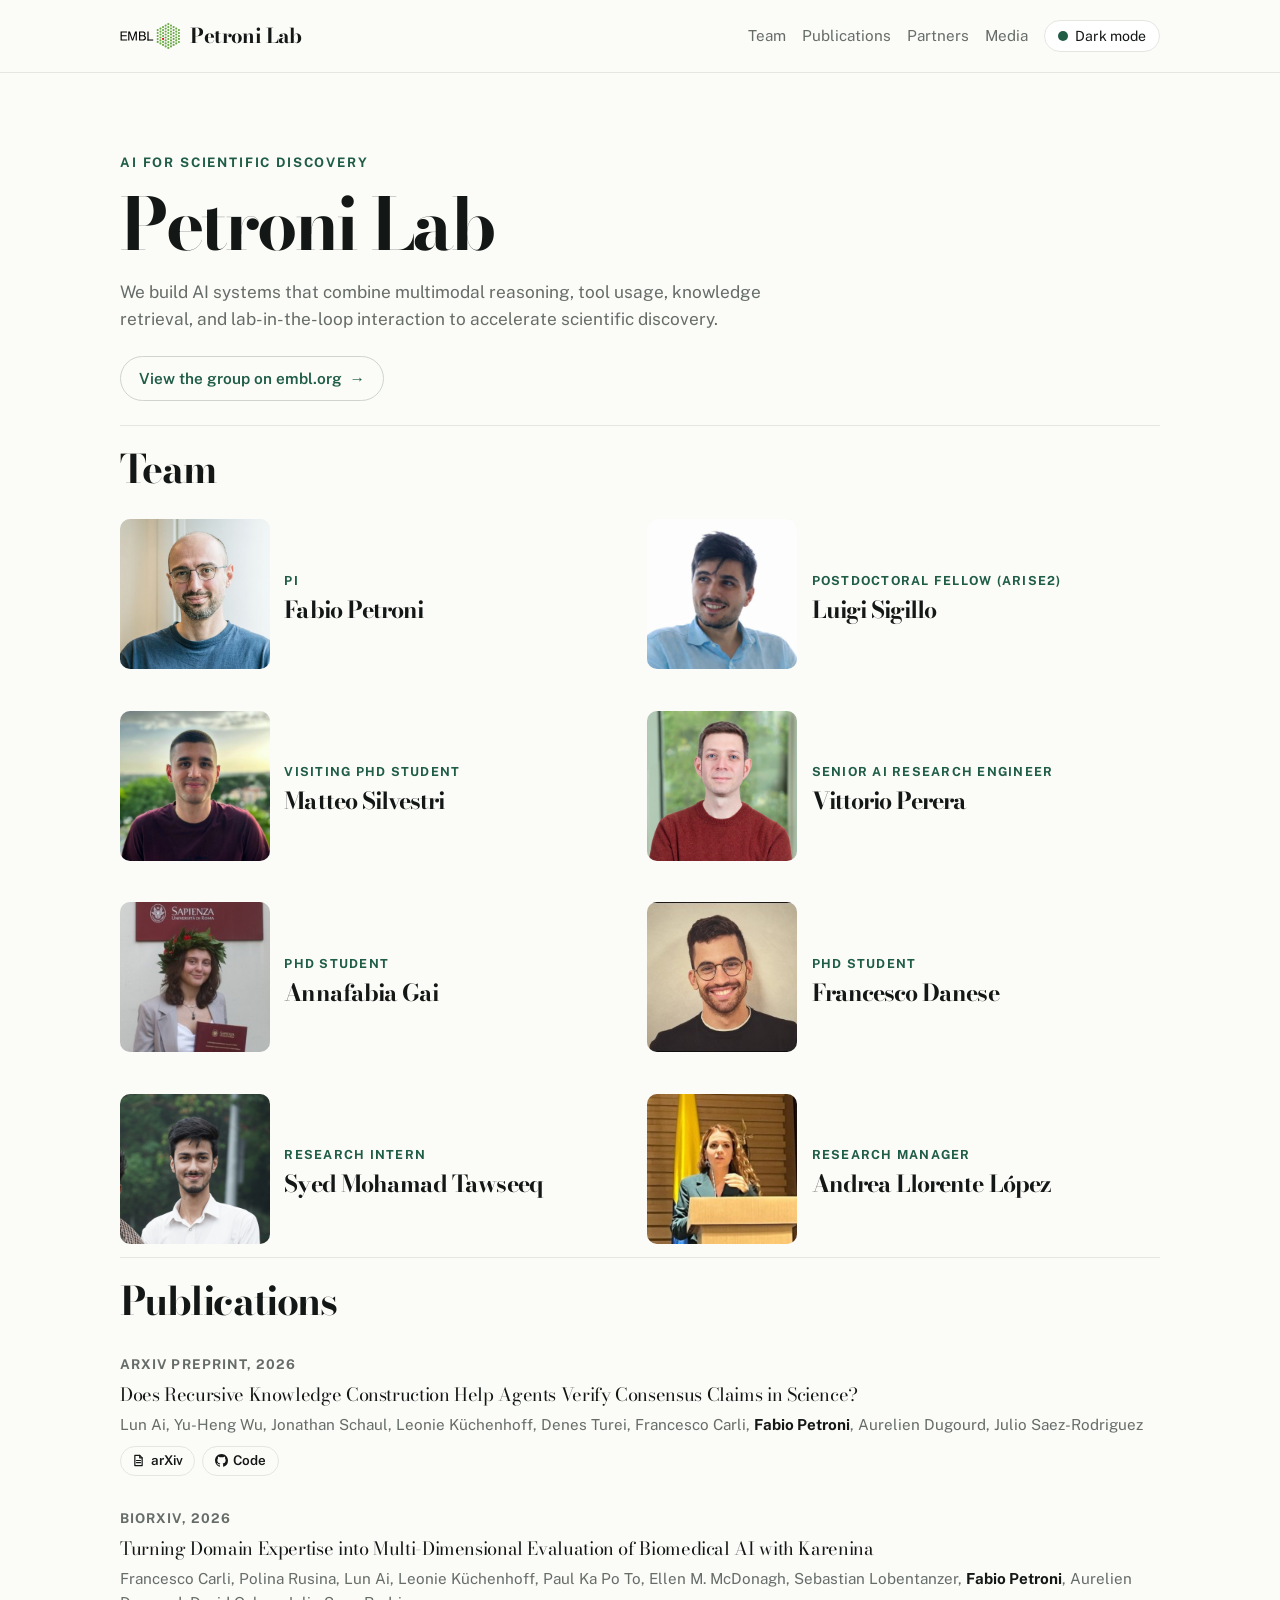
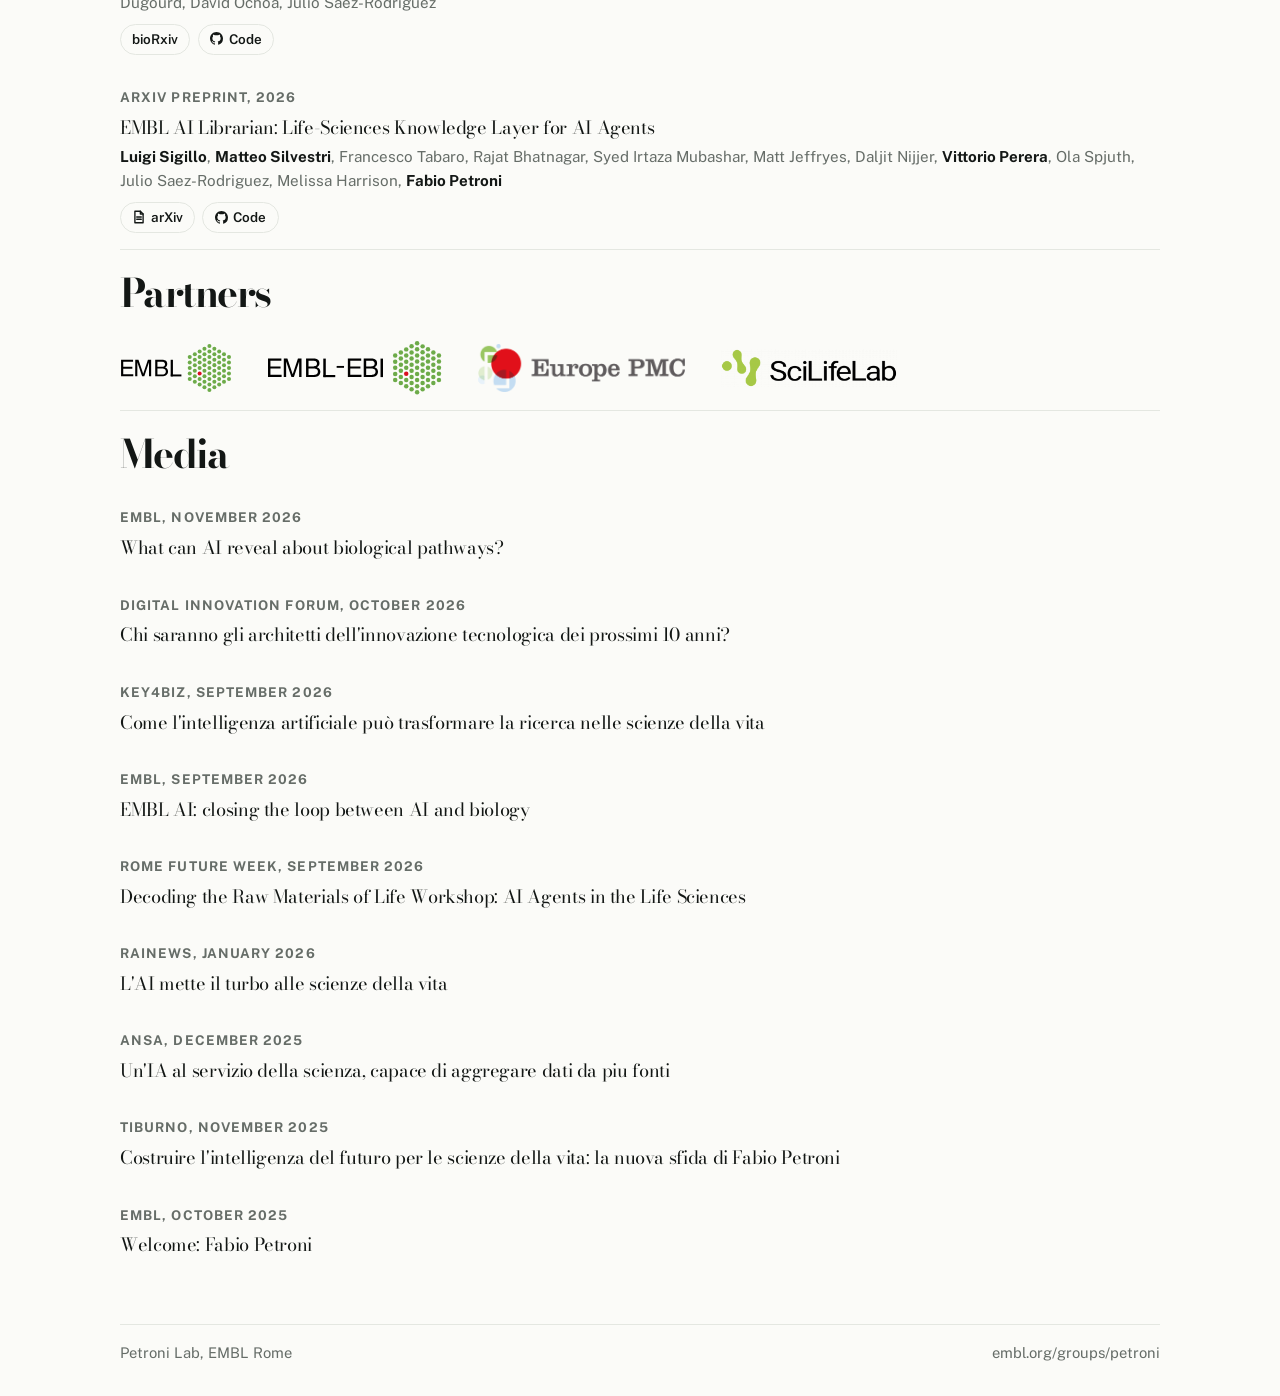
<file: index.html>
<!doctype html>
<html lang="en">
<head>
  <meta charset="utf-8">
  <meta name="viewport" content="width=device-width, initial-scale=1">
  <title>Petroni Lab | EMBL Rome</title>
  <meta
    name="description"
    content="Petroni Lab builds AI-driven systems for scientific discovery at EMBL Rome."
  >
  <link rel="preconnect" href="https://fonts.googleapis.com">
  <link rel="preconnect" href="https://fonts.gstatic.com" crossorigin>
  <link
    href="https://fonts.googleapis.com/css2?family=Bodoni+Moda:opsz,wght@6..96,600;6..96,700&amp;family=Public+Sans:wght@400;500;600;700&amp;display=swap"
    rel="stylesheet"
  >
  <script src="assets/site.js"></script>
  <link rel="stylesheet" href="assets/site.css">
  <script src="assets/publications.js" defer></script>
</head>
<body>
  <header class="site-header">
    <div class="wrap site-header-inner">
      <a class="brand" href="#top" aria-label="Petroni Lab home">
        <img class="brand-logo" src="assets/partners/embl-logo.svg" alt="EMBL">
        <strong>Petroni Lab</strong>
      </a>
      <div class="site-header-controls">
        <nav class="nav" aria-label="Primary">
          <a href="#team">Team</a>
          <a href="#publications">Publications</a>
          <a href="#partners">Partners</a>
          <a href="#media">Media</a>
        </nav>
        <button class="theme-toggle" type="button" data-theme-toggle aria-pressed="false" aria-label="Switch to dark mode">
          <span class="theme-toggle-label">Dark mode</span>
        </button>
      </div>
    </div>
  </header>

  <main id="top">
    <section class="hero">
      <div class="wrap hero-grid">
        <div>
          <span class="eyebrow">AI for scientific discovery</span>
          <h1>Petroni Lab</h1>
          <p>
            We build AI systems that combine multimodal reasoning, tool usage, knowledge retrieval,
            and lab-in-the-loop interaction to accelerate scientific discovery.
          </p>
          <div class="hero-links">
            <a class="cta-link" href="https://www.embl.org/groups/petroni/" target="_blank" rel="noreferrer">
              View the group on embl.org
            </a>
          </div>
        </div>
      </div>
    </section>

    <section id="team">
      <div class="wrap">
        <div class="section-head">
          <h2>Team</h2>
        </div>

        <div class="team-grid">
          <a
            class="member-card"
            href="https://www.fabiopetroni.com"
            target="_blank"
            rel="noreferrer"
          >
            <figure class="member-photo">
              <img class="member-photo-fabio" src="assets/members/fabio-petroni.jpg" alt="Fabio Petroni" loading="eager">
            </figure>
            <div class="member-copy">
              <span class="member-role">PI</span>
              <h3>Fabio Petroni</h3>
            </div>
          </a>

          <a
            class="member-card"
            href="https://luigisigillo.github.io/"
            target="_blank"
            rel="noreferrer"
          >
            <figure class="member-photo">
              <img class="member-photo-luigi" src="assets/members/luigi-sigillo.jpg" alt="Luigi Sigillo" loading="lazy">
            </figure>
            <div class="member-copy">
              <span class="member-role">Postdoctoral Fellow (ARISE2)</span>
              <h3>Luigi Sigillo</h3>
            </div>
          </a>

          <a
            class="member-card"
            href="https://msilver22.github.io/"
            target="_blank"
            rel="noreferrer"
          >
            <figure class="member-photo">
              <img src="assets/members/matteo-silvestri.jpg" alt="Matteo Silvestri" loading="lazy">
            </figure>
            <div class="member-copy">
              <span class="member-role">Visiting PhD Student</span>
              <h3>Matteo Silvestri</h3>
            </div>
          </a>

          <a
            class="member-card"
            href="https://vdperera.github.io/"
            target="_blank"
            rel="noreferrer"
          >
            <figure class="member-photo">
              <img class="member-photo-top" src="assets/members/vittorio-perera.jpg" alt="Vittorio Perera" loading="lazy">
            </figure>
            <div class="member-copy">
              <span class="member-role">Senior AI Research Engineer</span>
              <h3>Vittorio Perera</h3>
            </div>
          </a>

          <a
            class="member-card"
            href="https://www.linkedin.com/in/annafabia-gai/"
            target="_blank"
            rel="noreferrer"
          >
            <figure class="member-photo">
              <img src="assets/members/annafabia-gai.jpg" alt="Annafabia Gai" loading="lazy">
            </figure>
            <div class="member-copy">
              <span class="member-role">PhD Student</span>
              <h3>Annafabia Gai</h3>
            </div>
          </a>

          <a
            class="member-card"
            href="https://www.linkedin.com/in/fra-danese-ai/"
            target="_blank"
            rel="noreferrer"
          >
            <figure class="member-photo">
              <img src="assets/members/francesco-danese.jpg" alt="Francesco Danese" loading="lazy">
            </figure>
            <div class="member-copy">
              <span class="member-role">PhD Student</span>
              <h3>Francesco Danese</h3>
            </div>
          </a>

          <a
            class="member-card"
            href="https://www.linkedin.com/in/tawseeq/"
            target="_blank"
            rel="noreferrer"
          >
            <figure class="member-photo">
              <img src="assets/members/syed-mohamad-tawseeq.jpg" alt="Syed Mohamad Tawseeq" loading="lazy">
            </figure>
            <div class="member-copy">
              <span class="member-role">Research Intern</span>
              <h3>Syed Mohamad Tawseeq</h3>
            </div>
          </a>

          <a
            class="member-card"
            href="https://www.linkedin.com/in/andreallorentelopez/"
            target="_blank"
            rel="noreferrer"
          >
            <figure class="member-photo">
              <img src="assets/members/andrea-llorente-lopez.jpg" alt="Andrea Llorente López" loading="lazy">
            </figure>
            <div class="member-copy">
              <span class="member-role">Research Manager</span>
              <h3>Andrea Llorente López</h3>
            </div>
          </a>
        </div>
      </div>
    </section>

    <section id="publications">
      <div class="wrap">
        <div class="section-head">
          <h2>Publications</h2>
        </div>

        <!-- Rendered from publications.bib by assets/publications.js -->
        <ol class="pub-list" id="publication-list"></ol>
      </div>
    </section>

    <section id="partners">
      <div class="wrap">
        <div class="section-head">
          <h2>Partners</h2>
        </div>

        <div class="logo-strip" aria-label="Partner logos">
          <a class="logo-card" href="https://www.embl.org/about/" target="_blank" rel="noreferrer" aria-label="EMBL">
            <img class="logo-embl" src="assets/partners/embl-logo.svg" alt="EMBL logo">
          </a>
          <a class="logo-card" href="https://www.ebi.ac.uk/about/" target="_blank" rel="noreferrer" aria-label="EMBL-EBI">
            <img class="logo-embl-ebi" src="assets/partners/embl-ebi-logo.svg" alt="EMBL-EBI logo">
          </a>
          <a class="logo-card" href="https://europepmc.org/" target="_blank" rel="noreferrer" aria-label="Europe PMC">
            <img class="logo-europepmc" src="assets/partners/europepmc-logo.png" alt="Europe PMC logo">
          </a>
          <a class="logo-card" href="https://www.scilifelab.se/about-us/" target="_blank" rel="noreferrer" aria-label="SciLifeLab">
            <img class="logo-scilifelab" src="assets/partners/scilifelab-logo.png" alt="SciLifeLab logo">
          </a>
        </div>
      </div>
    </section>

    <section id="media">
      <div class="wrap">
        <div class="section-head">
          <h2>Media</h2>
        </div>

        <ul class="media-list">
          <li>
            <span class="media-source">EMBL, November 2026</span>
            <a href="https://www.linkedin.com/feed/update/urn:li:ugcPost:7525850802662383616/" target="_blank" rel="noreferrer">
              What can AI reveal about biological pathways?
            </a>
          </li>
          <li>
            <span class="media-source">Digital Innovation Forum, October 2026</span>
            <a href="https://www.linkedin.com/feed/update/urn:li:ugcPost:7516412753297960960/" target="_blank" rel="noreferrer">
              Chi saranno gli architetti dell'innovazione tecnologica dei prossimi 10 anni?
            </a>
          </li>
          <li>
            <span class="media-source">Key4biz, September 2026</span>
            <a href="https://www.linkedin.com/feed/update/urn:li:ugcPost:7506341468052320260/" target="_blank" rel="noreferrer">
              Come l'intelligenza artificiale può trasformare la ricerca nelle scienze della vita
            </a>
          </li>
          <li>
            <span class="media-source">EMBL, September 2026</span>
            <a href="https://www.youtube.com/watch?v=LRXs9DjE4zI" target="_blank" rel="noreferrer">
              EMBL AI: closing the loop between AI and biology
            </a>
          </li>
          <li>
            <span class="media-source">Rome Future Week, September 2026</span>
            <a href="https://www.embl.org/news/connections/exploring-the-future-of-life-sciences-at-embl-rome/" target="_blank" rel="noreferrer">
              Decoding the Raw Materials of Life Workshop: AI Agents in the Life Sciences
            </a>
          </li>
          <li>
            <span class="media-source">RaiNews, January 2026</span>
            <a href="https://www.rainews.it/video/2026/01/futuro24-rinascita-digitale-per-30-anni-di-tg-rai-dae51e1f-6094-4a50-97fe-e6adfd317d16.html" target="_blank" rel="noreferrer">
              L'AI mette il turbo alle scienze della vita
            </a>
          </li>
          <li>
            <span class="media-source">ANSA, December 2025</span>
            <a href="https://www.ansa.it/canale_scienza/notizie/frontiere/2025/12/04/unia-al-servizio-della-scienza-capace-di-aggregare-dati-da-piu-fonti_385d411b-72c8-48ac-80e4-cc98f0b9973d.html" target="_blank" rel="noreferrer">
              Un'IA al servizio della scienza, capace di aggregare dati da piu fonti
            </a>
          </li>
          <li>
            <span class="media-source">Tiburno, November 2025</span>
            <a href="https://tiburno.tv/2025/11/18/monterotondo-costruire-lintelligenza-del-futuro-per-le-scienze-della-vita-la-nuova-sfida-di-fabio-petroni/" target="_blank" rel="noreferrer">
              Costruire l'intelligenza del futuro per le scienze della vita: la nuova sfida di Fabio Petroni
            </a>
          </li>
          <li>
            <span class="media-source">EMBL, October 2025</span>
            <a href="https://www.embl.org/news/people-perspectives/welcome-fabio-petroni/" target="_blank" rel="noreferrer">
              Welcome: Fabio Petroni
            </a>
          </li>
        </ul>
      </div>
    </section>
  </main>

  <footer class="footer">
    <div class="wrap footer-inner">
      <span>Petroni Lab, EMBL Rome</span>
      <span><a href="https://www.embl.org/groups/petroni/" target="_blank" rel="noreferrer">embl.org/groups/petroni</a></span>
    </div>
  </footer>
</body>
</html>
</file>
<file: assets/site.css>
:root {
  color-scheme: light;
  --bg: #fbfbf8;
  --surface: #ffffff;
  --panel: #f4f4f0;
  --ink: #131715;
  --muted: #666d68;
  --line: #e4e7e1;
  --line-strong: #cfd5ce;
  --accent: #1f5d47;
  --header-bg: rgba(251, 251, 248, 0.94);
  --container: min(1040px, calc(100vw - 2rem));
  --radius: 12px;
}

:root[data-theme="dark"] {
  color-scheme: dark;
  --bg: #0f1412;
  --surface: #161c19;
  --panel: #1b221f;
  --ink: #f4f2ea;
  --muted: #adb6b0;
  --line: #2a332e;
  --line-strong: #435049;
  --accent: #8fd0ad;
  --header-bg: rgba(15, 20, 18, 0.92);
}

* {
  box-sizing: border-box;
}

html {
  scroll-behavior: smooth;
}

body {
  margin: 0;
  font-family: "Public Sans", sans-serif;
  color: var(--ink);
  background: var(--bg);
  line-height: 1.6;
  transition: background-color 180ms ease, color 180ms ease;
}

a {
  color: inherit;
  text-decoration: none;
}

img {
  display: block;
  max-width: 100%;
}

.wrap {
  width: var(--container);
  margin: 0 auto;
}

.site-header {
  position: sticky;
  top: 0;
  z-index: 10;
  background: var(--header-bg);
  backdrop-filter: blur(10px);
  border-bottom: 1px solid var(--line);
  transition: background-color 180ms ease, border-color 180ms ease;
}

.site-header-inner {
  display: flex;
  align-items: center;
  justify-content: space-between;
  gap: 1rem;
  min-height: 4.5rem;
}

.brand {
  display: flex;
  align-items: center;
  gap: 0.65rem;
}

.brand-logo {
  height: 26px;
  width: auto;
}

:root[data-theme="dark"] .brand-logo {
  filter: invert(1) hue-rotate(180deg) brightness(1.06);
}

.brand strong {
  font-family: "Bodoni Moda", serif;
  font-size: 1.28rem;
  font-weight: 700;
  letter-spacing: -0.03em;
}

.nav {
  display: flex;
  flex-wrap: wrap;
  gap: 1rem;
  font-size: 0.95rem;
  color: var(--muted);
}

.nav a:hover,
.nav a:focus-visible {
  color: var(--ink);
}

.site-header-controls {
  display: flex;
  flex-wrap: wrap;
  align-items: center;
  justify-content: flex-end;
  gap: 0.85rem 1rem;
}

.theme-toggle {
  appearance: none;
  margin: 0;
  border: 1px solid var(--line);
  border-radius: 999px;
  background: var(--surface);
  color: var(--ink);
  padding: 0.48rem 0.8rem;
  font: inherit;
  font-size: 0.88rem;
  line-height: 1;
  cursor: pointer;
  display: inline-flex;
  align-items: center;
  gap: 0.48rem;
  transition: border-color 160ms ease, background-color 160ms ease, color 160ms ease, transform 160ms ease;
}

.theme-toggle::before {
  content: "";
  width: 0.58rem;
  height: 0.58rem;
  border-radius: 999px;
  background: var(--accent);
  flex: 0 0 auto;
}

.theme-toggle:hover,
.theme-toggle:focus-visible {
  border-color: var(--line-strong);
  outline: none;
}

.theme-toggle:active {
  transform: translateY(1px);
}

.hero {
  padding: 4.75rem 0 1.5rem;
}

.hero-grid {
  display: grid;
  grid-template-columns: minmax(0, 1fr);
  gap: 2rem;
  align-items: end;
}

.eyebrow {
  display: inline-block;
  font-size: 0.82rem;
  font-weight: 700;
  letter-spacing: 0.14em;
  text-transform: uppercase;
  color: var(--accent);
}

h1,
h2,
h3 {
  margin: 0;
  font-family: "Bodoni Moda", serif;
  letter-spacing: -0.04em;
  line-height: 0.98;
}

h1 {
  margin-top: 0.9rem;
  font-size: clamp(2.55rem, 6.3vw, 4.5rem);
  max-width: 9ch;
}

.hero p {
  max-width: 42rem;
  margin: 1.2rem 0 0;
  font-size: 1.08rem;
  color: var(--muted);
}

.hero-links {
  display: flex;
  flex-wrap: wrap;
  gap: 0.75rem 1.1rem;
  margin-top: 1.4rem;
  font-size: 0.96rem;
  font-weight: 600;
}

.hero-links a {
  color: var(--accent);
}

.cta-link {
  display: inline-flex;
  align-items: center;
  gap: 0.5rem;
  border: 1px solid var(--line-strong);
  border-radius: 999px;
  padding: 0.55rem 1.1rem;
  transition: border-color 160ms ease, background-color 160ms ease, transform 160ms ease;
}

.cta-link::after {
  content: "\2192";
  transition: transform 160ms ease;
}

.cta-link:hover,
.cta-link:focus-visible {
  border-color: var(--accent);
  background: var(--panel);
}

.cta-link:hover::after,
.cta-link:focus-visible::after {
  transform: translateX(0.2rem);
}

section {
  padding: 0;
}

section + section .wrap {
  padding-top: 1.5rem;
  border-top: 1px solid var(--line);
}

.section-head {
  max-width: 42rem;
  margin-bottom: 1.1rem;
}

.section-head p {
  margin: 0.75rem 0 0;
  color: var(--muted);
}

h2 {
  font-size: clamp(1.7rem, 3.2vw, 2.45rem);
}

.about-copy {
  display: grid;
  gap: 1rem;
  max-width: 48rem;
  padding: 1.5rem 0 0;
  border-top: 1px solid var(--line);
}

.about-copy p {
  margin: 0;
  color: var(--muted);
}

.team-grid {
  display: grid;
  grid-template-columns: repeat(2, minmax(0, 1fr));
  gap: 0.9rem;
}

.member-card {
  display: grid;
  grid-template-columns: 150px minmax(0, 1fr);
  gap: 0.9rem;
  align-items: center;
  padding: 0.85rem 0;
  background: transparent;
}

.member-photo {
  margin: 0;
  aspect-ratio: 1 / 1;
  overflow: hidden;
  border-radius: 10px;
  background: var(--panel);
}

.member-photo img {
  width: 100%;
  height: 100%;
  object-fit: cover;
  object-position: center 38%;
}

.member-photo img.member-photo-top {
  object-position: center top;
}

.member-photo img.member-photo-fabio {
  transform: scale(1.05);
  transform-origin: center 38%;
}

.member-photo img.member-photo-luigi {
  object-position: center 50%;
  transform: scale(1.1);
  transform-origin: center 30%;
}

.member-copy {
  min-width: 0;
}

.member-role {
  display: inline-block;
  margin-bottom: 0.5rem;
  font-size: 0.78rem;
  font-weight: 700;
  letter-spacing: 0.1em;
  text-transform: uppercase;
  color: var(--accent);
}

.member-copy h3 {
  font-size: 1.46rem;
}

.member-copy p {
  margin: 0.55rem 0 0;
  color: var(--muted);
}

.logo-strip {
  display: flex;
  flex-wrap: wrap;
  align-items: center;
  gap: 1.25rem 2.25rem;
  padding: 0.7rem 0 0.95rem;
}

.logo-card {
  display: flex;
  align-items: center;
  justify-content: flex-start;
  flex: 0 0 auto;
  min-height: 0;
  padding: 0;
  background: transparent;
  border: none;
  border-radius: 0;
}

.logo-card img {
  height: 48px;
  width: auto;
  max-width: none;
  opacity: 1;
  transition: filter 180ms ease;
}

.logo-card img.logo-embl-ebi {
  height: 54px;
}

.logo-card img.logo-scilifelab {
  height: 38px;
}

:root[data-theme="dark"] .logo-card img {
  filter: invert(1) hue-rotate(180deg) brightness(1.06);
}

.media-list {
  list-style: none;
  margin: 0;
  padding: 0;
}

.media-list li {
  padding: 1rem 0;
}

.media-source {
  display: block;
  font-size: 0.84rem;
  color: var(--muted);
  text-transform: uppercase;
  letter-spacing: 0.08em;
  font-weight: 700;
}

.media-list a {
  display: inline-block;
  margin-top: 0.28rem;
  font-family: "Bodoni Moda", serif;
  font-size: 1.14rem;
  letter-spacing: -0.02em;
}

.pub-list {
  list-style: none;
  margin: 0;
  padding: 0;
}

.pub-item {
  padding: 1rem 0;
}

.pub-title {
  display: inline-block;
  margin-top: 0.28rem;
  font-family: "Bodoni Moda", serif;
  font-size: 1.14rem;
  letter-spacing: -0.02em;
}

.pub-title:hover,
.pub-title:focus-visible {
  color: var(--accent);
}

.pub-authors,
.pub-empty {
  margin: 0.2rem 0 0;
  color: var(--muted);
  font-size: 0.95rem;
}

.pub-links {
  display: flex;
  flex-wrap: wrap;
  gap: 0.45rem;
  margin-top: 0.55rem;
}

.pub-links a {
  border: 1px solid var(--line);
  border-radius: 999px;
  padding: 0.22rem 0.7rem;
  font-size: 0.84rem;
  font-weight: 600;
  transition: border-color 160ms ease, color 160ms ease;
}

.pub-links a:hover,
.pub-links a:focus-visible {
  border-color: var(--accent);
  color: var(--accent);
}

.publication {
  max-width: 44rem;
  padding: 3rem 0 1rem;
}

.pub-cover {
  width: 100%;
  aspect-ratio: 16 / 9;
  object-fit: cover;
  border-radius: var(--radius);
  margin-bottom: 2rem;
}

.pub-page-title {
  margin: 0.4rem 0 0.8rem;
  max-width: none;
  font-size: clamp(2rem, 5vw, 3.2rem);
  line-height: 1.12;
}

.pub-tldr {
  margin: 0 0 1rem;
  font-size: 1.2rem;
  color: var(--muted);
}

.publication > h2,
.post h2 {
  margin: 2.6rem 0 0.8rem;
  font-size: 1.6rem;
}

.post {
  counter-reset: section;
  font-size: 1.05rem;
}

/* Numbered sections: 01, 02, ... */
.post h2::before {
  counter-increment: section;
  content: counter(section, decimal-leading-zero);
  margin-right: 0.7rem;
  color: var(--accent);
  font-family: "Public Sans", sans-serif;
  font-size: 0.9rem;
  font-weight: 700;
  vertical-align: middle;
}

.post .lead {
  margin: 1.8rem 0;
  font-family: "Bodoni Moda", serif;
  font-size: clamp(1.35rem, 2.6vw, 1.7rem);
  line-height: 1.4;
  letter-spacing: -0.01em;
}

.post .stats {
  display: grid;
  grid-template-columns: repeat(3, minmax(0, 1fr));
  gap: 1.5rem;
  margin: 2.2rem 0;
  padding: 1.6rem 0;
  border-top: 1px solid var(--line);
  border-bottom: 1px solid var(--line);
}

.post .stats strong {
  display: block;
  font-family: "Bodoni Moda", serif;
  font-size: clamp(2.2rem, 5vw, 3.2rem);
  line-height: 1;
  color: var(--accent);
}

.post .stats span {
  display: block;
  margin-top: 0.5rem;
  font-size: 0.88rem;
  color: var(--muted);
}

@media (max-width: 600px) {
  .post .stats {
    grid-template-columns: 1fr;
  }
}

.post h3 {
  margin: 1.8rem 0 0.5rem;
  font-size: 1.25rem;
}

.post a {
  color: var(--accent);
  text-decoration: underline;
  text-underline-offset: 0.18em;
}

.post video {
  display: block;
  width: 100%;
  border-radius: 10px;
  background: #000;
}

.post img,
.post figure {
  margin: 1.8rem 0;
  border-radius: 10px;
}

.post figure img {
  display: block;
  max-width: 100%;
  height: auto;
  margin: 0;
}

.post figcaption {
  margin-top: 0.5rem;
  font-size: 0.9rem;
  color: var(--muted);
}

.post blockquote {
  margin: 1.5rem 0;
  padding: 0.2rem 0 0.2rem 1.1rem;
  border-left: 3px solid var(--accent);
  color: var(--muted);
}

.post table {
  width: 100%;
  border-collapse: collapse;
  display: block;
  overflow-x: auto;
  font-size: 0.95rem;
}

.post th,
.post td {
  padding: 0.5rem 0.8rem;
  border-bottom: 1px solid var(--line);
  text-align: left;
}

.post .katex-display {
  overflow-x: auto;
  overflow-y: hidden;
}

.post pre,
.bibtex pre {
  overflow-x: auto;
  padding: 1rem;
  border-radius: 10px;
  background: var(--panel);
  font-size: 0.85rem;
  line-height: 1.5;
}

.post :not(pre) > code {
  padding: 0.1rem 0.35rem;
  border-radius: 5px;
  background: var(--panel);
  font-size: 0.9em;
}

.bibtex {
  position: relative;
}

.bibtex button {
  position: absolute;
  top: 0.6rem;
  right: 0.6rem;
}

.bibtex button::before {
  display: none;
}

.footer {
  padding: 3rem 0 2rem;
  color: var(--muted);
  font-size: 0.92rem;
}

.footer-inner {
  display: flex;
  flex-wrap: wrap;
  justify-content: space-between;
  gap: 0.75rem 1rem;
  padding-top: 1rem;
  border-top: 1px solid var(--line);
}

@media (max-width: 900px) {
  .hero-grid,
  .team-grid {
    grid-template-columns: 1fr;
  }
}

@media (max-width: 700px) {
  .site-header-inner {
    align-items: flex-start;
    padding: 0.9rem 0;
  }

  .site-header-controls {
    width: 100%;
    justify-content: space-between;
  }

  .hero {
    padding: 4rem 0 1.5rem;
  }

  .member-card {
    grid-template-columns: 1fr;
  }

  .member-photo {
    max-width: 9.5rem;
  }
}

/* Highlighter-style emphasis */
.post mark {
  padding: 0.05em 0.3em;
  border-radius: 4px;
  color: var(--ink);
  background: color-mix(in srgb, var(--accent) 22%, transparent);
  -webkit-box-decoration-break: clone;
  box-decoration-break: clone;
}

/* Benchmark bar charts */
.post .charts {
  display: grid;
  grid-template-columns: repeat(2, minmax(0, 1fr));
  gap: 1rem;
  margin: 1.8rem 0 0.6rem;
}

.post .chart {
  padding: 1.1rem 1.2rem;
  border: 1px solid var(--line);
  border-radius: var(--radius);
  background: var(--surface);
}

.post .chart h4 {
  margin: 0;
  font-family: "Bodoni Moda", serif;
  font-size: 1.15rem;
}

.post .chart p {
  margin: 0.15rem 0 0.9rem;
  font-size: 0.82rem;
  color: var(--muted);
}

.post .bar {
  display: grid;
  grid-template-columns: 6.2rem 1fr 2.6rem;
  align-items: center;
  gap: 0.6rem;
  margin: 0.4rem 0;
  font-size: 0.85rem;
}

.post .bar-track {
  height: 0.9rem;
  border-radius: 999px;
  background: var(--panel);
  overflow: hidden;
}

.post .bar-track i {
  display: block;
  width: calc(var(--v) * 1%);
  height: 100%;
  border-radius: 999px;
  background: var(--line-strong);
}

.post .bar.win .bar-track i {
  background: var(--accent);
}

.post .bar.win {
  font-weight: 600;
}

.post .bar b {
  text-align: right;
  font-variant-numeric: tabular-nums;
}

.post .chart em {
  display: block;
  margin-top: 0.8rem;
  font-style: normal;
  font-size: 0.85rem;
  font-weight: 600;
  color: var(--accent);
}

.post .source {
  font-size: 0.85rem;
  color: var(--muted);
}

@media (max-width: 700px) {
  .post .charts {
    grid-template-columns: 1fr;
  }
}

/* Link icons: GitHub and arXiv */
.pub-links a[href*="github.com"]::before,
.pub-links a[href*="arxiv.org"]::before,
.post p > a[href*="github.com"]::before,
.post p > a[href*="arxiv.org"]::before {
  content: "";
  display: inline-block;
  width: 1em;
  height: 1em;
  margin-right: 0.4em;
  vertical-align: -0.14em;
  background: currentColor;
  -webkit-mask: var(--icon) center / contain no-repeat;
  mask: var(--icon) center / contain no-repeat;
}

.pub-links a[href*="github.com"]::before,
.post p > a[href*="github.com"]::before {
  --icon: url("data:image/svg+xml,%3Csvg%20xmlns%3D%22http%3A//www.w3.org/2000/svg%22%20viewBox%3D%220%200%2016%2016%22%3E%3Cpath%20d%3D%22M8%200C3.58%200%200%203.58%200%208c0%203.54%202.29%206.53%205.47%207.59.4.07.55-.17.55-.38%200-.19-.01-.82-.01-1.49-2.01.37-2.53-.49-2.69-.94-.09-.23-.48-.94-.82-1.13-.28-.15-.68-.52-.01-.53.63-.01%201.08.58%201.23.82.72%201.21%201.87.87%202.33.66.07-.52.28-.87.51-1.07-1.78-.2-3.64-.89-3.64-3.95%200-.87.31-1.59.82-2.15-.08-.2-.36-1.02.08-2.12%200%200%20.67-.21%202.2.82.64-.18%201.32-.27%202-.27.68%200%201.36.09%202%20.27%201.53-1.04%202.2-.82%202.2-.82.44%201.1.16%201.92.08%202.12.51.56.82%201.27.82%202.15%200%203.07-1.87%203.75-3.65%203.95.29.25.54.73.54%201.48%200%201.07-.01%201.93-.01%202.2%200%20.21.15.46.55.38A8.013%208.013%200%200016%208c0-4.42-3.58-8-8-8z%22/%3E%3C/svg%3E");
}

.pub-links a[href*="arxiv.org"]::before,
.post p > a[href*="arxiv.org"]::before {
  --icon: url("data:image/svg+xml,%3Csvg%20xmlns%3D%22http%3A//www.w3.org/2000/svg%22%20viewBox%3D%220%200%2016%2016%22%20fill%3D%22none%22%20stroke%3D%22black%22%20stroke-width%3D%221.5%22%20stroke-linejoin%3D%22round%22%20stroke-linecap%3D%22round%22%3E%3Cpath%20d%3D%22M3.5%201.75h6l3%203v9.5h-9z%22/%3E%3Cpath%20d%3D%22M9.5%201.75v3h3M5.5%208h5M5.5%2010.5h5%22/%3E%3C/svg%3E");
}

.pub-authors strong {
  color: var(--ink);
  font-weight: 700;
}
</file>
